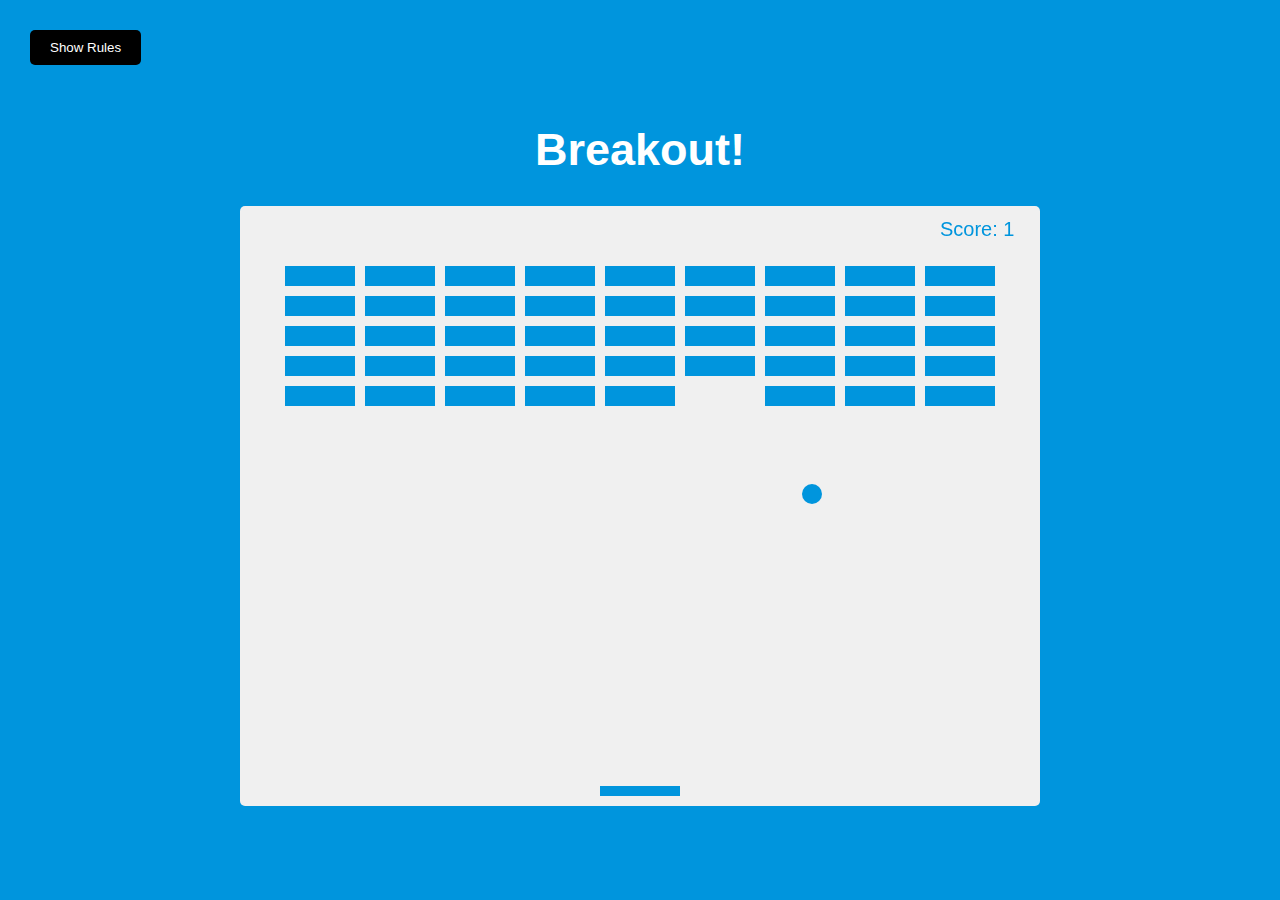
<file: Breakout Game/index.html>
<!DOCTYPE html>
<html lang="en">
<head>
    <meta charset="UTF-8">
    <meta http-equiv="X-UA-Compatible" content="IE=edge">
    <meta name="viewport" content="width=device-width, initial-scale=1.0">
    <link rel="stylesheet" href="style.css">
    <title>Breakout!</title>
</head>
<body>
    <h1>Breakout!</h1>
    <button id="rules-btn" class="btn rules-btn">Show Rules</button>
    <div id="rules" class="rules">
        <h2>How To Play:</h2>
        <p>
            Use your right and left keys to move the paddle to bounce the ball up
            and break the blocks.
        </p>
        <p>If you miss the ball,your score and the blocks will reset.</p>
        <button id="close-btn" class="btn">Close</button>
    </div>

    <canvas id="canvas" width="800" height="600"></canvas>
    
    <script src="script.js"></script>
</body>
</html>
</file>
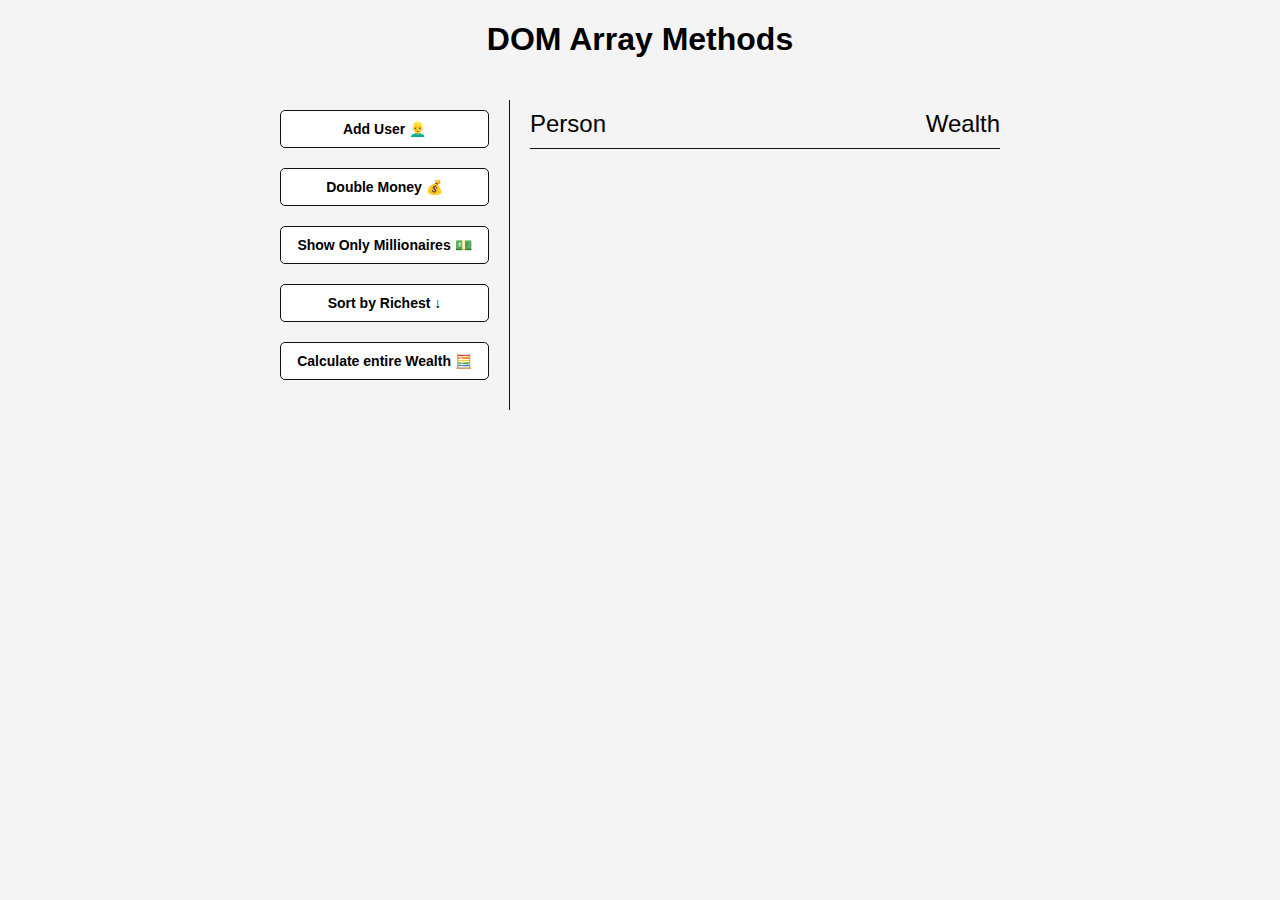
<file: DOM Array Methods/index.html>
<!DOCTYPE html>
<html lang="en">
<head>
    <meta charset="UTF-8">
    <meta name="viewport" content="width=device-width, initial-scale=1.0">
    <link rel="stylesheet" href="style.css">
    <title>DOM Array Methods</title>
</head>
<body>
    <h1>DOM Array Methods</h1>
    <div class="container">
        <aside>
            <button id="add-user">Add User 👱‍♂️</button>
            <button id="double">Double Money 💰</button>
            <button id="show-millionaires">Show Only Millionaires 💵</button>
            <button id="sort">Sort by Richest ↓</button>
            <button id="calculate-wealth">Calculate entire Wealth 🧮</button>
        </aside>

        <main id="main">
            <h2><strong>Person</strong> Wealth</h2>
        </main>

    </div>
    <script src="script.js"></script>
</body>
</html>
</file>
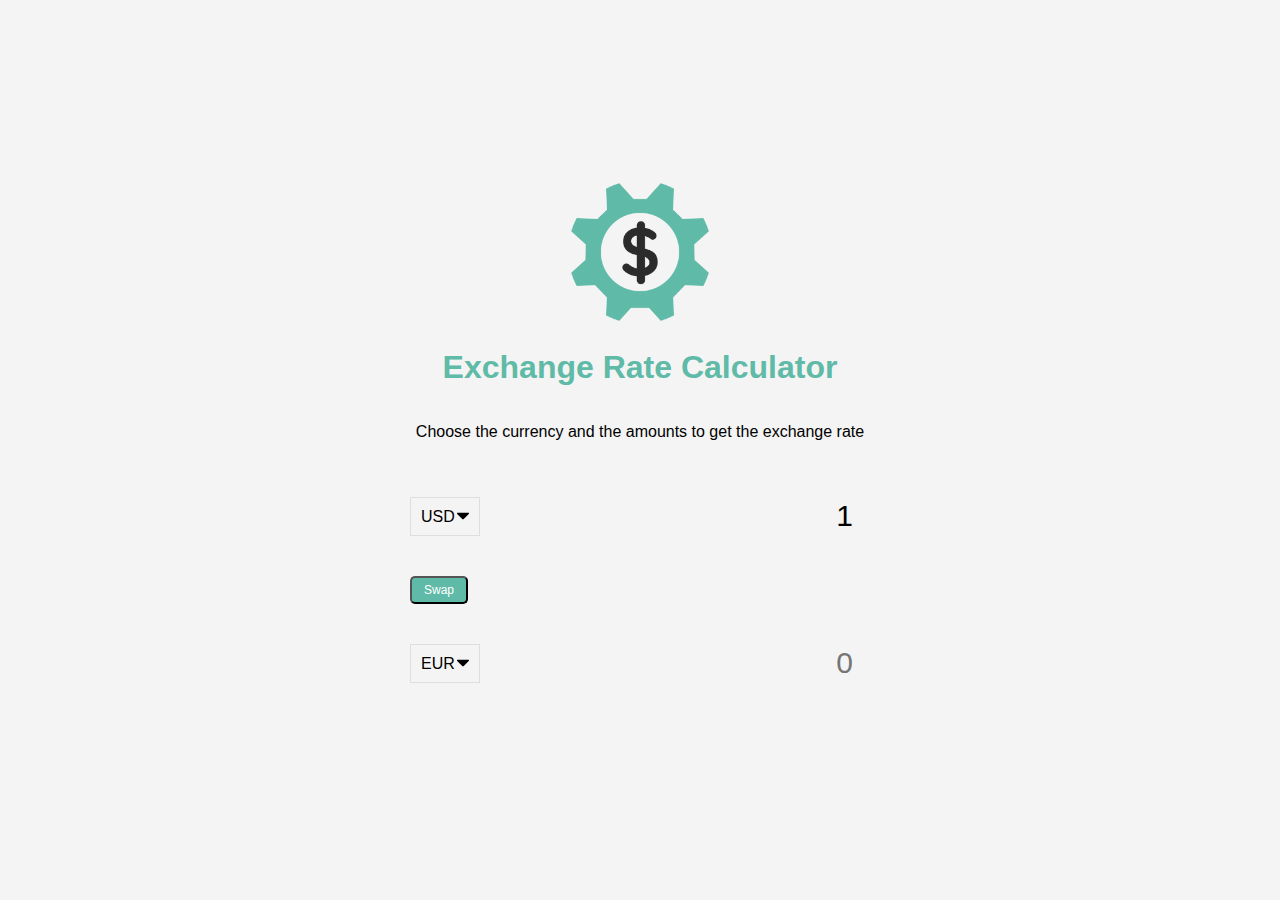
<file: Exchange-Rate-Calculator/index.html>
<!DOCTYPE html>
<html lang="en">
  <head>
    <meta charset="UTF-8" />
    <meta name="viewport" content="width=device-width, initial-scale=1.0" />
    <meta http-equiv="X-UA-Compatible" content="ie=edge" />
    <title>Exchange Rate Calculator</title>
    <link rel="stylesheet" href="style.css" />
  </head>
  <body>
    <img src="img/money.png" alt="" class="money-img" />
    <h1>Exchange Rate Calculator</h1>
    <p>Choose the currency and the amounts to get the exchange rate</p>

    <div class="container">
      <div class="currency">
        <select id="currency-one">
          <option value="AED">AED</option>
          <option value="ARS">ARS</option>
          <option value="AUD">AUD</option>
          <option value="BGN">BGN</option>
          <option value="BRL">BRL</option>
          <option value="BSD">BSD</option>
          <option value="CAD">CAD</option>
          <option value="CHF">CHF</option>
          <option value="CLP">CLP</option>
          <option value="CNY">CNY</option>
          <option value="COP">COP</option>
          <option value="CZK">CZK</option>
          <option value="DKK">DKK</option>
          <option value="DOP">DOP</option>
          <option value="EGP">EGP</option>
          <option value="EUR">EUR</option>
          <option value="FJD">FJD</option>
          <option value="GBP">GBP</option>
          <option value="GTQ">GTQ</option>
          <option value="HKD">HKD</option>
          <option value="HRK">HRK</option>
          <option value="HUF">HUF</option>
          <option value="IDR">IDR</option>
          <option value="ILS">ILS</option>
          <option value="INR">INR</option>
          <option value="ISK">ISK</option>
          <option value="JPY">JPY</option>
          <option value="KRW">KRW</option>
          <option value="KZT">KZT</option>
          <option value="MXN">MXN</option>
          <option value="MYR">MYR</option>
          <option value="NOK">NOK</option>
          <option value="NZD">NZD</option>
          <option value="PAB">PAB</option>
          <option value="PEN">PEN</option>
          <option value="PHP">PHP</option>
          <option value="PKR">PKR</option>
          <option value="PLN">PLN</option>
          <option value="PYG">PYG</option>
          <option value="RON">RON</option>
          <option value="RUB">RUB</option>
          <option value="SAR">SAR</option>
          <option value="SEK">SEK</option>
          <option value="SGD">SGD</option>
          <option value="THB">THB</option>
          <option value="TRY">TRY</option>
          <option value="TWD">TWD</option>
          <option value="UAH">UAH</option>
          <option value="USD" selected>USD</option>
          <option value="UYU">UYU</option>
          <option value="VND">VND</option>
          <option value="ZAR">ZAR</option>
        </select>
        <input type="number" id="amount-one" placeholder="0" value="1" />
      </div>

      <div class="swap-rate-container">
        <button class="btn" id="swap">
          Swap
        </button>
        <div class="rate" id="rate"></div>
      </div>

      <div class="currency">
        <select id="currency-two">
          <option value="AED">AED</option>
          <option value="ARS">ARS</option>
          <option value="AUD">AUD</option>
          <option value="BGN">BGN</option>
          <option value="BRL">BRL</option>
          <option value="BSD">BSD</option>
          <option value="CAD">CAD</option>
          <option value="CHF">CHF</option>
          <option value="CLP">CLP</option>
          <option value="CNY">CNY</option>
          <option value="COP">COP</option>
          <option value="CZK">CZK</option>
          <option value="DKK">DKK</option>
          <option value="DOP">DOP</option>
          <option value="EGP">EGP</option>
          <option value="EUR" selected>EUR</option>
          <option value="FJD">FJD</option>
          <option value="GBP">GBP</option>
          <option value="GTQ">GTQ</option>
          <option value="HKD">HKD</option>
          <option value="HRK">HRK</option>
          <option value="HUF">HUF</option>
          <option value="IDR">IDR</option>
          <option value="ILS">ILS</option>
          <option value="INR">INR</option>
          <option value="ISK">ISK</option>
          <option value="JPY">JPY</option>
          <option value="KRW">KRW</option>
          <option value="KZT">KZT</option>
          <option value="MXN">MXN</option>
          <option value="MYR">MYR</option>
          <option value="NOK">NOK</option>
          <option value="NZD">NZD</option>
          <option value="PAB">PAB</option>
          <option value="PEN">PEN</option>
          <option value="PHP">PHP</option>
          <option value="PKR">PKR</option>
          <option value="PLN">PLN</option>
          <option value="PYG">PYG</option>
          <option value="RON">RON</option>
          <option value="RUB">RUB</option>
          <option value="SAR">SAR</option>
          <option value="SEK">SEK</option>
          <option value="SGD">SGD</option>
          <option value="THB">THB</option>
          <option value="TRY">TRY</option>
          <option value="TWD">TWD</option>
          <option value="UAH">UAH</option>
          <option value="USD">USD</option>
          <option value="UYU">UYU</option>
          <option value="VND">VND</option>
          <option value="ZAR">ZAR</option>
        </select>
        <input type="number" id="amount-two" placeholder="0" />
      </div>
    </div>

    <script src="script.js"></script>
  </body>
</html>
</file>
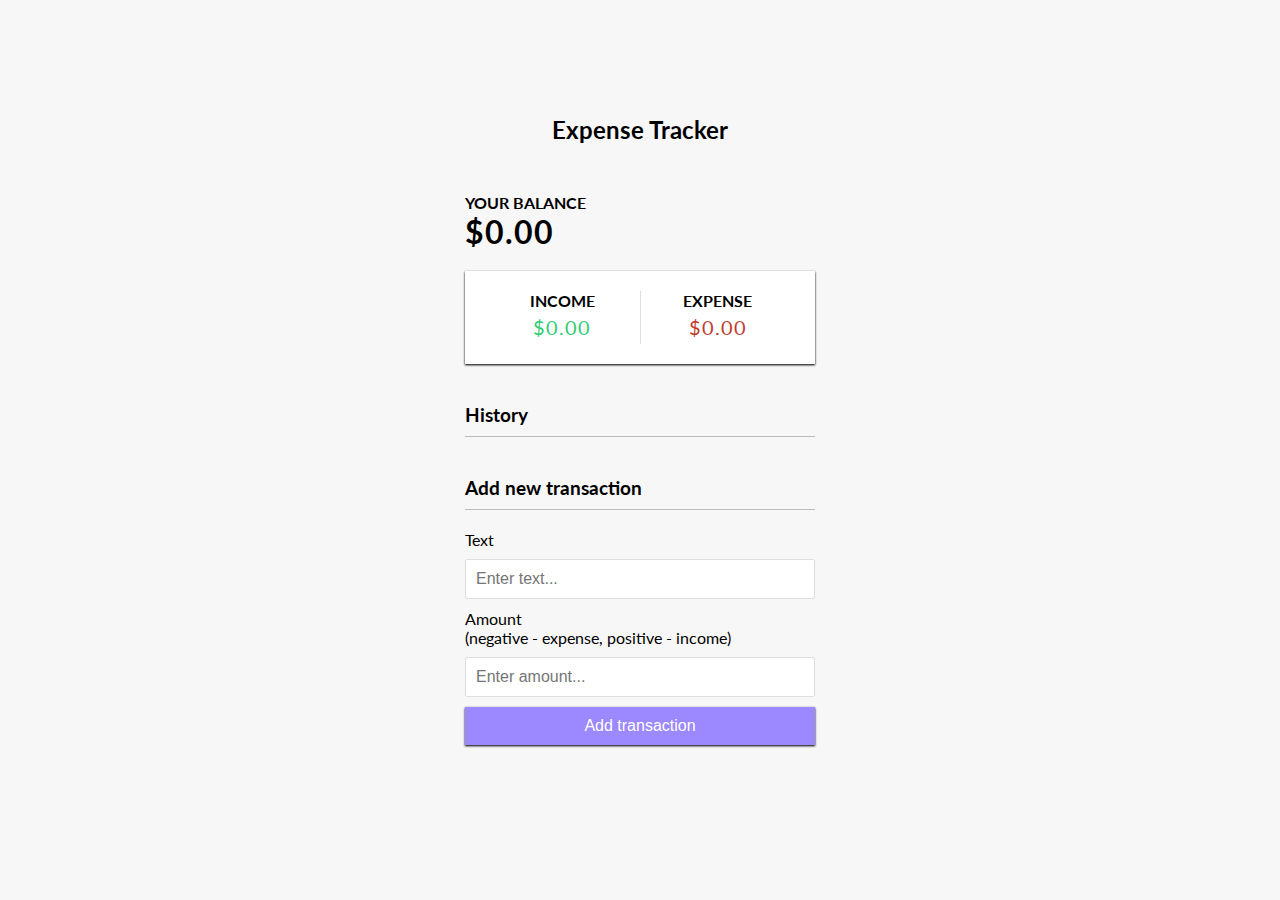
<file: Expense Tracker/index.html>
<!DOCTYPE html>
<html lang="en">
<head>
    <meta charset="UTF-8">
    <meta http-equiv="X-UA-Compatible" content="IE=edge">
    <meta name="viewport" content="width=device-width, initial-scale=1.0">
    <link rel="stylesheet" href="style.css">
    <title>Expense Tracker</title>
</head>
<body>
    <h2>Expense Tracker</h2>

    <div class="container">
        <h4>Your Balance</h4>
        <h1 id="balance">$0.00</h1>
        <div class="inc-exp-container">
            <div>
                <h4>Income</h4>
                <p id="money-plus" class="money plus">+$0.00</p>
            </div>
            <div>
                <h4>Expense</h4>
                <p id="money-minus" class="money minus">-$0.00</p>
            </div>
        </div>
        <h3>History</h3>
        <ul id="list" class="list">
            <!-- <li class="minus">Cash <span>-$400</span><button class="delete-btn">x</button></li> -->
        </ul>

        <h3>Add new transaction</h3>
        <form id="form">
            <div class="form-control">
                <label for="text">Text</label>
                <input type="text" id="text" placeholder="Enter text...">

            </div>
            <div class="form-control">
                <label for="amount"
                >Amount <br />
                (negative - expense, positive - income)</label>

                <input type="number" id="amount" placeholder="Enter amount...">
            </div>
            <button class="btn">Add transaction</button>
        </form>

    </div>
    


    <script src="script.js"></script>
</body>
</html>
</file>
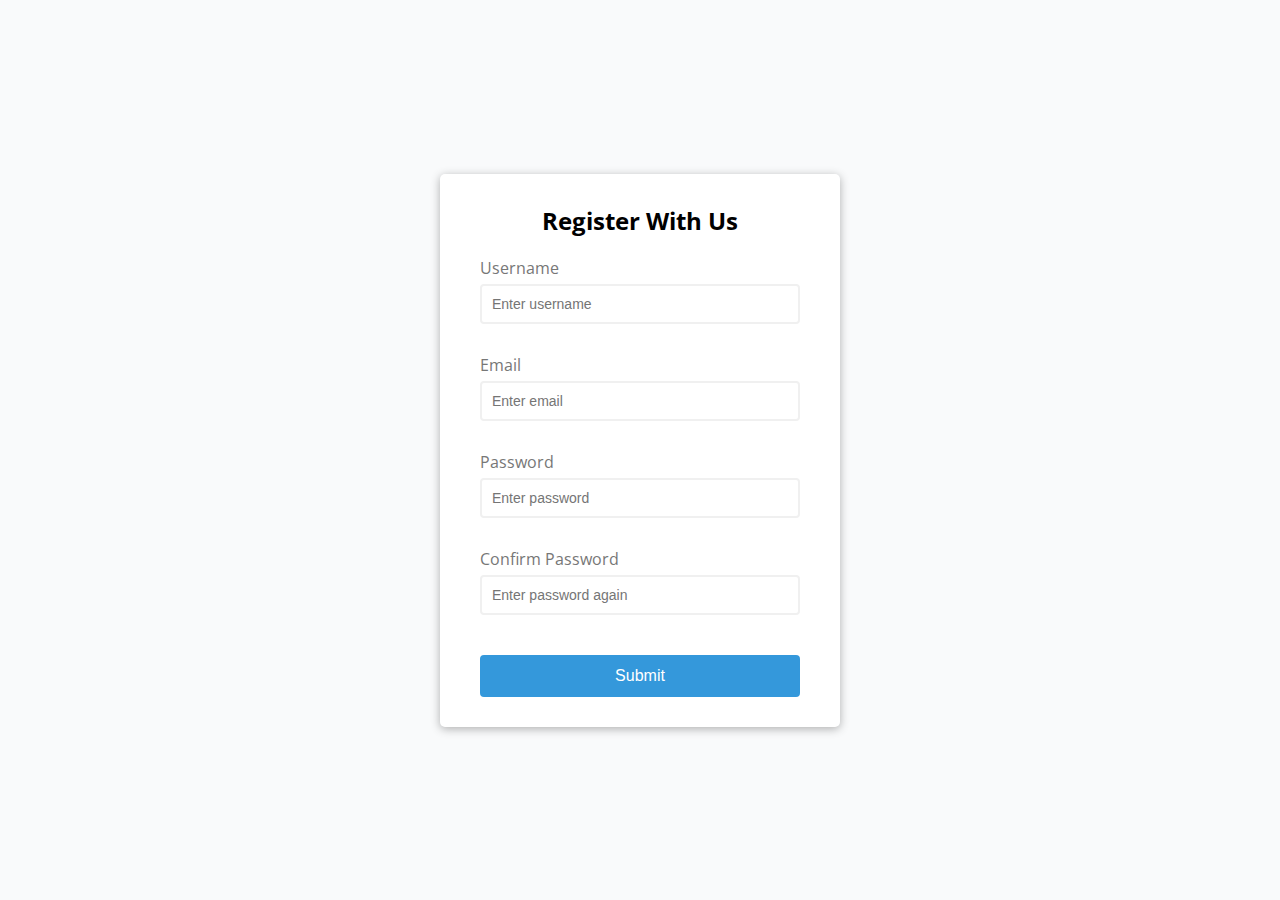
<file: FORM-VALIDATOR/index.html>
<!DOCTYPE html>
<html lang="en">
  <head>
    <meta charset="UTF-8" />
    <meta name="viewport" content="width=device-width, initial-scale=1.0" />
    <meta http-equiv="X-UA-Compatible" content="ie=edge" />
    <link rel="stylesheet" href="style.css" />
    <title>Form Validator</title>
  </head>
  <body>
    <div class="container">
      <form id="form" class="form">
        <h2>Register With Us</h2>
        <div class="form-control">
          <label for="username">Username</label>
          <input type="text" id="username" placeholder="Enter username" />
          <small>Error message</small>
        </div>
        <div class="form-control">
          <label for="email">Email</label>
          <input type="text" id="email" placeholder="Enter email" />
          <small>Error message</small>
        </div>
        <div class="form-control">
          <label for="password">Password</label>
          <input type="password" id="password" placeholder="Enter password" />
          <small>Error message</small>
        </div>
        <div class="form-control">
          <label for="password2">Confirm Password</label>
          <input
            type="password"
            id="password2"
            placeholder="Enter password again"
          />
          <small>Error message</small>
        </div>
        <button type="submit">Submit</button>
      </form>
    </div>

    <script src="script.js"></script>
  </body>
</html>
</file>
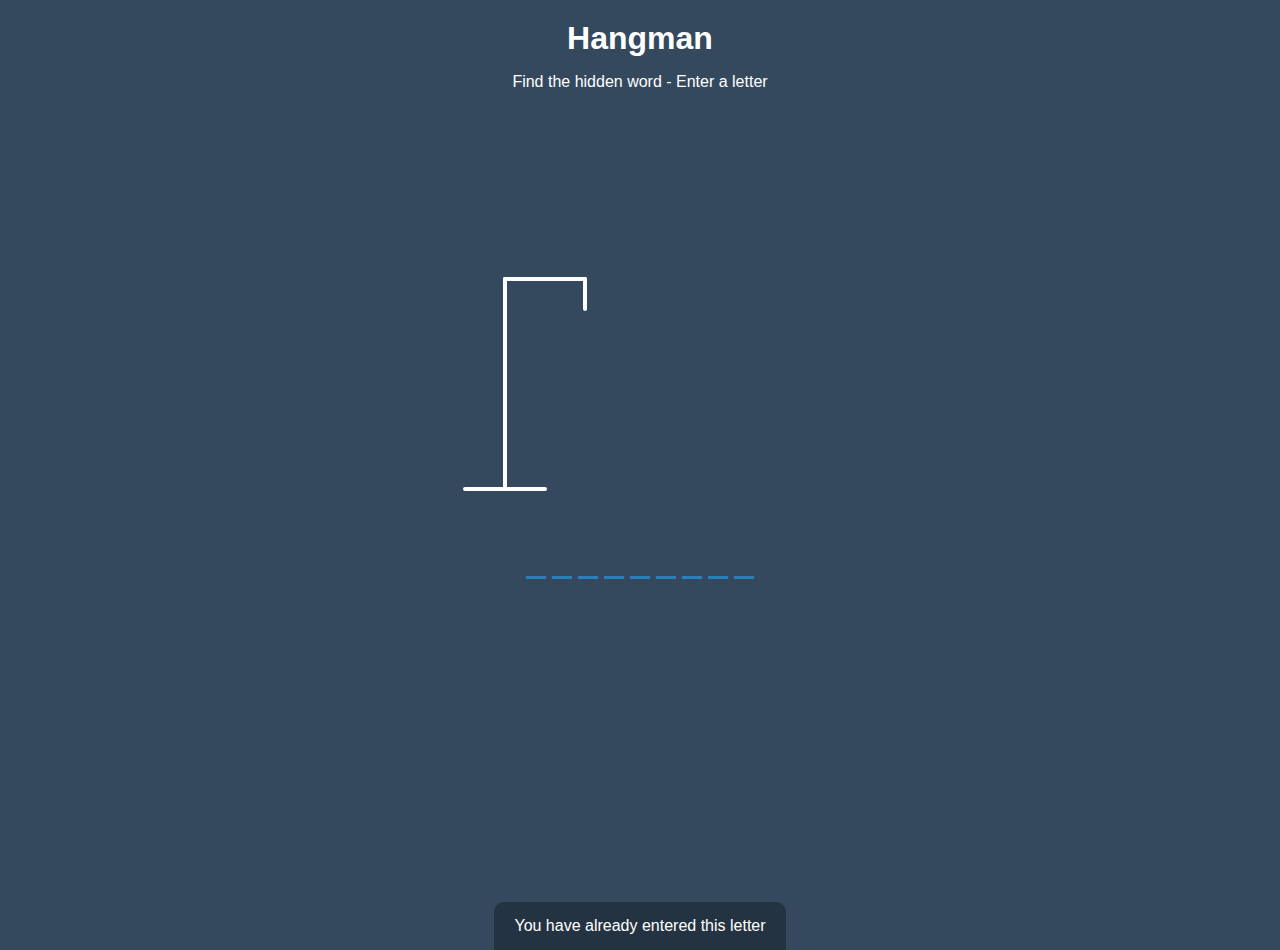
<file: Hangman Game/index.html>
<!DOCTYPE html>
<html lang="en">
  <head>
    <meta charset="UTF-8" />
    <meta name="viewport" content="width=device-width, initial-scale=1.0" />
    <meta http-equiv="X-UA-Compatible" content="ie=edge" />
    <link rel="stylesheet" href="style.css" />
    <title>Hangman</title>
  </head>
  <body>
    <h1>Hangman</h1>
    <p>Find the hidden word - Enter a letter</p>
    <div class="game-container">
      <svg height="250" width="200" class="figure-container">
        <!-- Rod -->
        <line x1="60" y1="20" x2="140" y2="20" />
        <line x1="140" y1="20" x2="140" y2="50" />
        <line x1="60" y1="20" x2="60" y2="230" />
        <line x1="20" y1="230" x2="100" y2="230" />

        <!-- Head -->
        <circle cx="140" cy="70" r="20" class="figure-part" />
        <!-- Body -->
        <line x1="140" y1="90" x2="140" y2="150" class="figure-part" />
        <!-- Arms -->
        <line x1="140" y1="120" x2="120" y2="100" class="figure-part" />
        <line x1="140" y1="120" x2="160" y2="100" class="figure-part" />
        <!-- Legs -->
        <line x1="140" y1="150" x2="120" y2="180" class="figure-part" />
        <line x1="140" y1="150" x2="160" y2="180" class="figure-part" />
      </svg>

      <div class="wrong-letters-container">
        <div id="wrong-letters"></div>
      </div>

      <div class="word" id="word"></div>
    </div>

    <!-- Container for final message -->
    <div class="popup-container" id="popup-container">
      <div class="popup">
        <h2 id="final-message"></h2>
        <h3 id="final-message-reveal-word"></h3>
        <button id="play-button">Play Again</button>
      </div>
    </div>

    <!-- Notification -->
    <div class="notification-container" id="notification-container">
      <p>You have already entered this letter</p>
    </div>

    <script src="script.js"></script>
  </body>
</html>
</file>
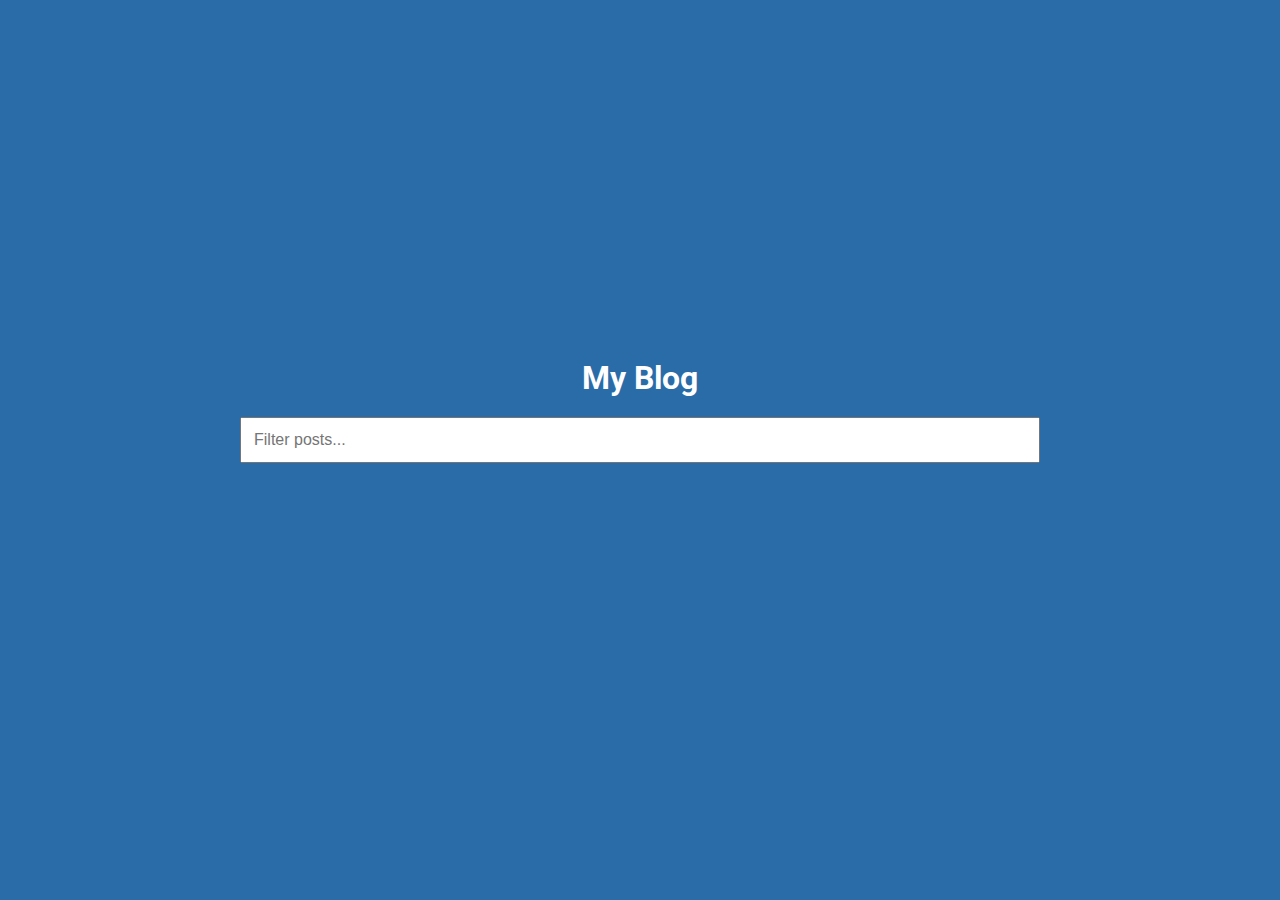
<file: Infinite Scroll Posts/index.html>
<!DOCTYPE html>
<html lang="en">
<head>
    <meta charset="UTF-8">
    <meta http-equiv="X-UA-Compatible" content="IE=edge">
    <meta name="viewport" content="width=device-width, initial-scale=1.0">
    <link rel="stylesheet" href="style.css">
    <title>My Blog</title>
</head>
<body>
    <h1>My Blog</h1>

    <div class="filter-container">
        <input type="text" id="filter" class="filter" placeholder="Filter posts...">
    </div>


    <div id="posts-container"></div>

    <div class= "loader">
        <div class="circle"></div>
        <div class="circle"></div>
        <div class="circle"></div>
    </div>


    <script src="script.js"></script>
</body>
</html>
</file>
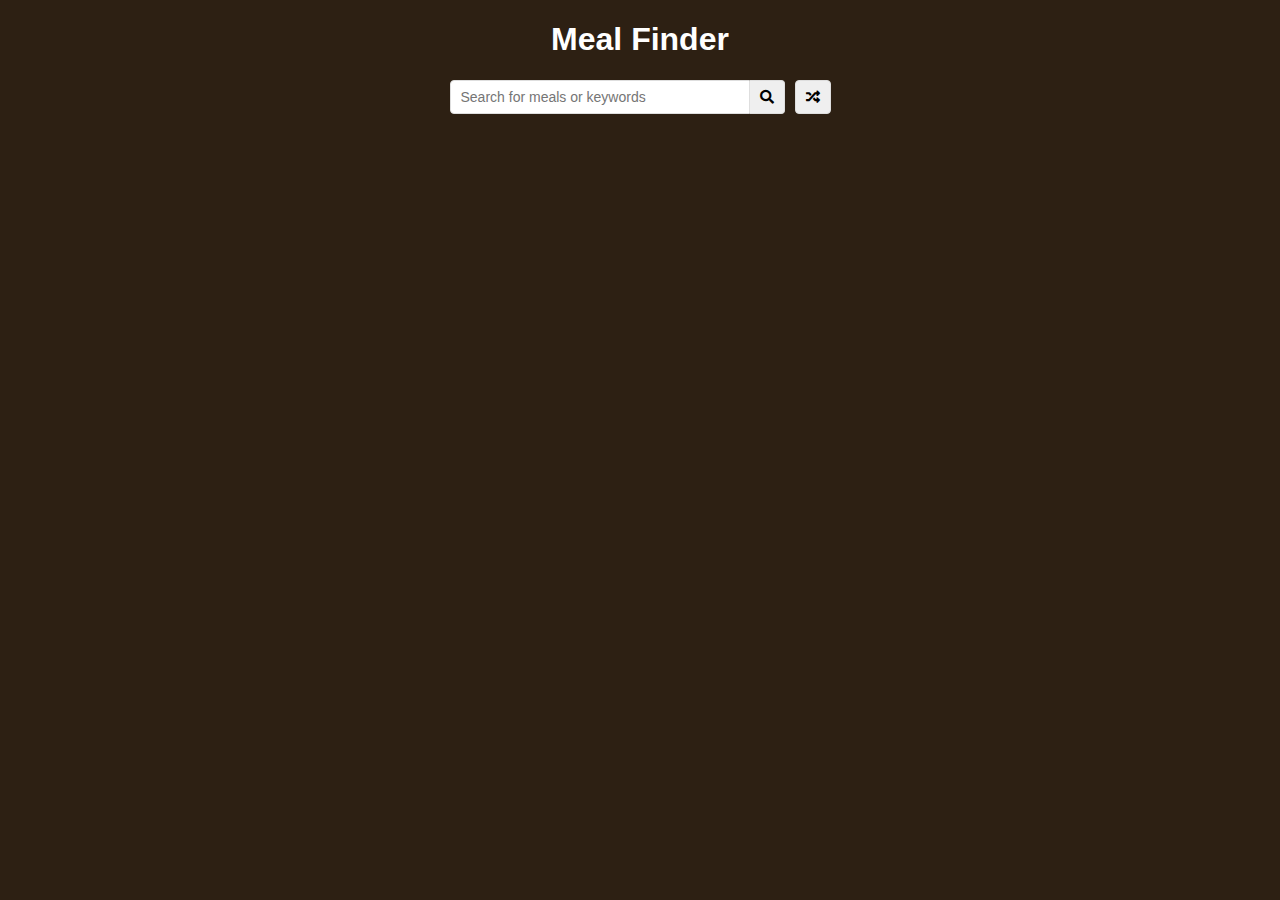
<file: Meal Finder/index.html>
<!DOCTYPE html>
<html lang="en">
  <head>
    <meta charset="UTF-8" />
    <meta name="viewport" content="width=device-width, initial-scale=1.0" />
    <meta http-equiv="X-UA-Compatible" content="ie=edge" />
    <link
      rel="stylesheet"
      href="https://cdnjs.cloudflare.com/ajax/libs/font-awesome/5.10.2/css/all.min.css"
    />
    <link rel="stylesheet" href="style.css" />
    <title>Meal Finder</title>
  </head>
  <body>
    <div class="container">
      <h1>Meal Finder</h1>
      <div class="flex">
        <form class="flex" id="submit">
          <input
            type="text"
            id="search"
            placeholder="Search for meals or keywords"
          />
          <button class="search-btn" type="submit">
            <i class="fas fa-search"></i>
          </button>
        </form>
        <button class="random-btn" id="random">
          <i class="fas fa-random"></i>
        </button>
      </div>

      <div id="result-heading"></div>
      <div id="meals" class="meals"></div>
      <div id="single-meal"></div>
    </div>

    <script src="script.js"></script>
  </body>
</html>
</file>
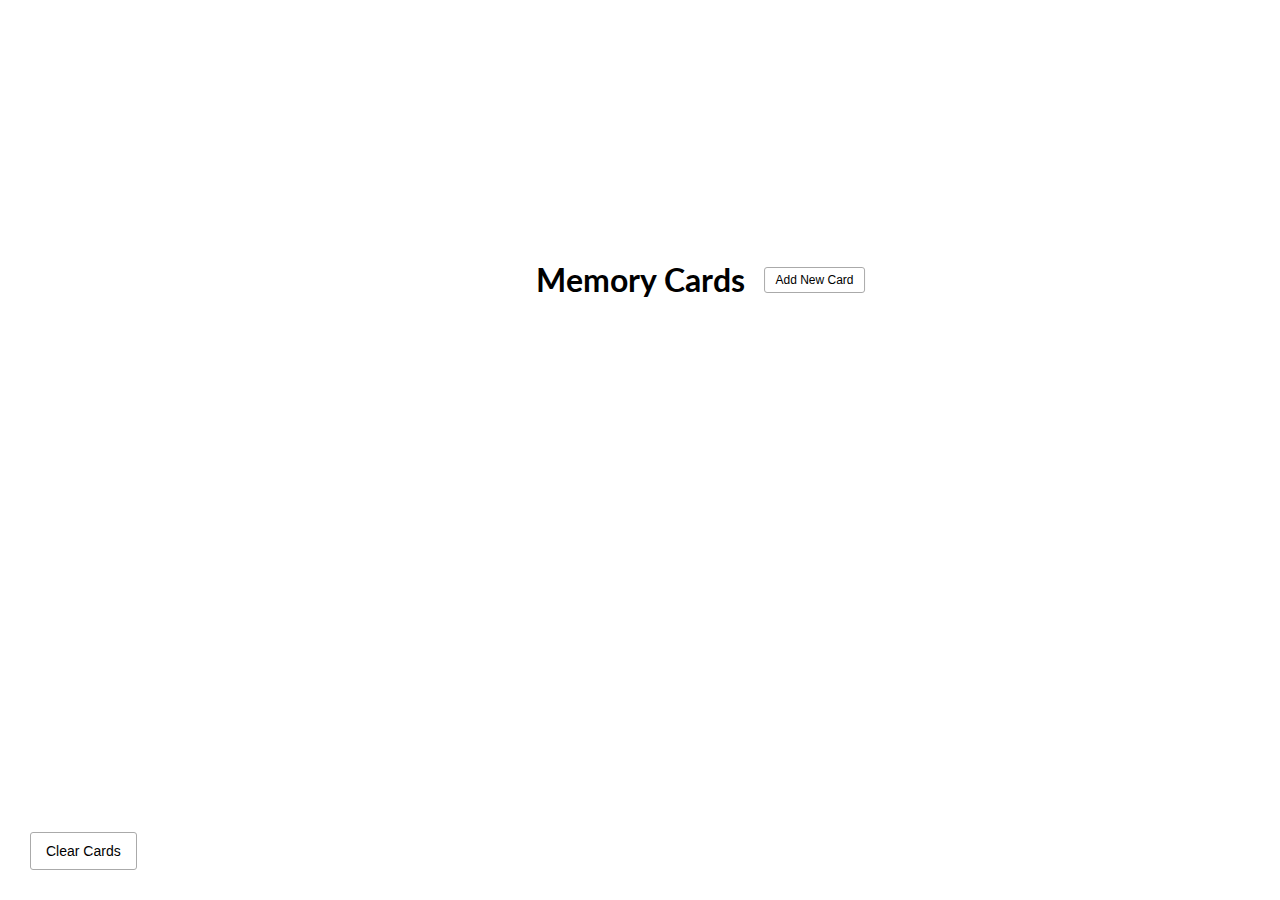
<file: Memory Cards/index.html>
<!DOCTYPE html>
<html lang="en">
<head>
    <meta charset="UTF-8">
    <meta http-equiv="X-UA-Compatible" content="IE=edge">
    <meta name="viewport" content="width=device-width, initial-scale=1.0">
    <link rel="stylesheet" href="https://cdnjs.cloudflare.com/ajax/libs/font-awesome/5.15.3/css/all.min.css" integrity="sha512-iBBXm8fW90+nuLcSKlbmrPcLa0OT92xO1BIsZ+ywDWZCvqsWgccV3gFoRBv0z+8dLJgyAHIhR35VZc2oM/gI1w==" crossorigin="anonymous" referrerpolicy="no-referrer" />
    <link rel="stylesheet" href="style.css">
    <title>Memory Cards</title>
</head>
<body>
    <button id="clear" class="clear btn">

        <i class="fas fa-trash"></i> Clear Cards
    </button>

    <h1>Memory Cards
        <button id="show" class="btn btn-small">
            <i class="fas fa-plus"></i> Add New Card
        </button>
    </h1>

    <div id="cards-container" class="cards">
        <!-- <div class="card active">
            <div class="inner-card">
               <div class="inner-card-front" >
                   <p>
                       What is PHP ?
                   </p>
               </div>
               <div class="inner-card-back">
                    <p>
                        A programming language
                    </p>
               </div>
            </div>
        </div>

        <div class="card">
            <div class="inner-card">
               <div class="inner-card-front" >
                   <p>
                       What is PHP ?
                   </p>
               </div>
               <div class="inner-card-back">
                    <p>
                        A programming language
                    </p>
               </div>
            </div>
        </div> -->
    </div>

    <div class="navigation">
        <button id="prev" class="nav-button">
            <i class="fas fa-arrow-left"></i>
        </button>

        <p id="current"></p>

        <button id="next" class="nav-button">
            <i class="fas fa-arrow-right"></i>
        </button>


    </div>

    <div id="add-container" class="add-container">
        <h1>Add New Card
            <button id="hide" class="btn btn-small btn-ghost">
                <i class="fas fa-times"></i>
            </button>
        </h1>

        <div class="form-group">
            <label for="question">Question</label>
            <textarea id="question" placeholder="Enter question..."></textarea>
        </div>
        <div class="form-group">
            <label for="answer">Answer</label>
            <textarea id="answer" placeholder="Enter Answer..."></textarea>
        </div>

        <button id="add-card" class="btn">
            <i class="fas fa-plus"></i>Add Card
        </button>
    </div>

    <script src="script.js"></script>
</body>
</html>
</file>
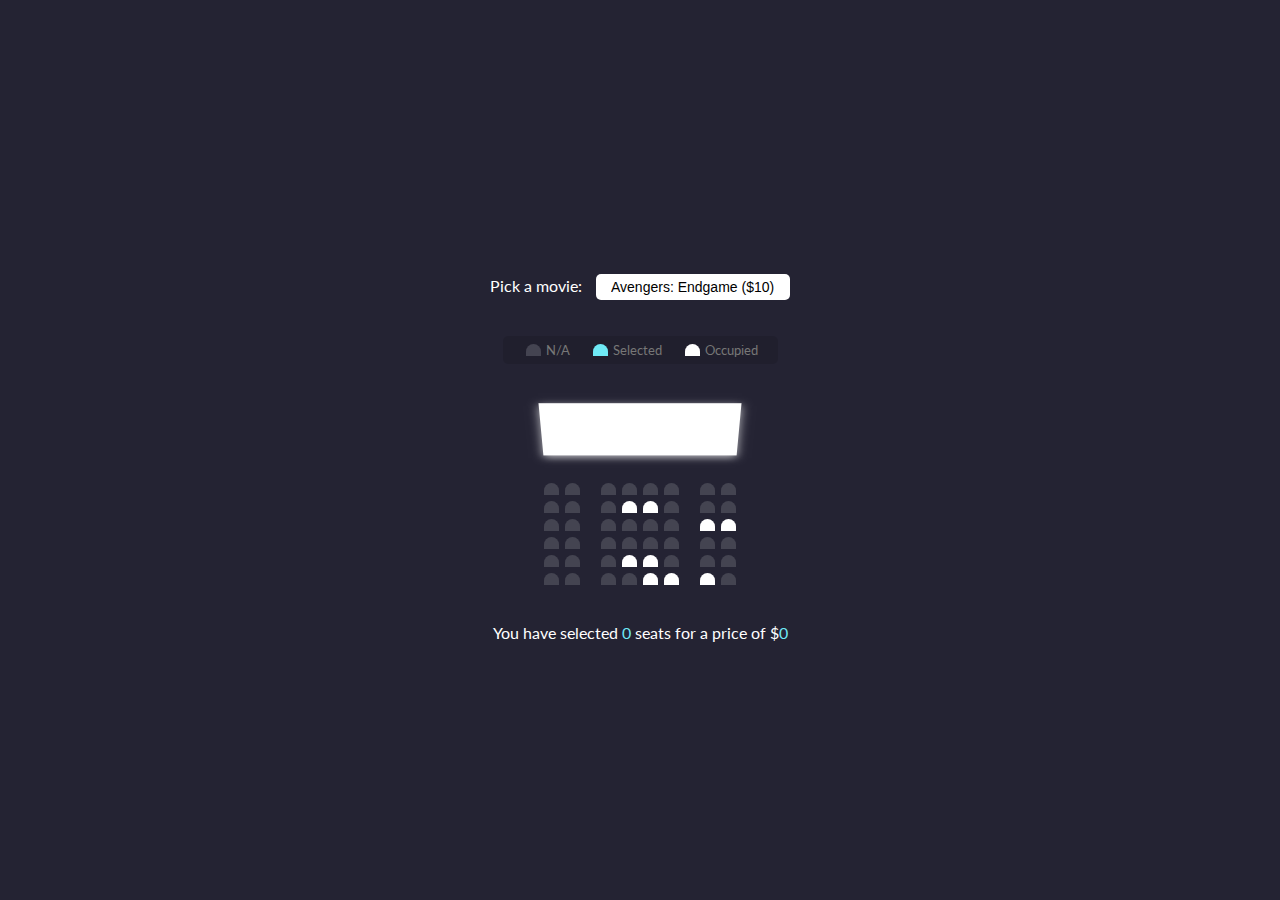
<file: MOVIE-SEAT-BOOKING/index.html>
<!DOCTYPE html>
<html lang="en">
  <head>
    <meta charset="UTF-8" />
    <meta name="viewport" content="width=device-width, initial-scale=1.0" />
    <meta http-equiv="X-UA-Compatible" content="ie=edge" />
    <link rel="stylesheet" href="style.css" />
    <title>Movie Seat Booking</title>
  </head>
  <body>
    <div class="movie-container">
      <label>Pick a movie:</label>
      <select id="movie">
        <option value="10">Avengers: Endgame ($10)</option>
        <option value="12">Joker ($12)</option>
        <option value="8">Toy Story 4 ($8)</option>
        <option value="9">The Lion King ($9)</option>
      </select>
    </div>

    <ul class="showcase">
      <li>
        <div class="seat"></div>
        <small>N/A</small>
      </li>
      <li>
        <div class="seat selected"></div>
        <small>Selected</small>
      </li>
      <li>
        <div class="seat occupied"></div>
        <small>Occupied</small>
      </li>
    </ul>

    <div class="container">
      <div class="screen"></div>

      <div class="row">
        <div class="seat"></div>
        <div class="seat"></div>
        <div class="seat"></div>
        <div class="seat"></div>
        <div class="seat"></div>
        <div class="seat"></div>
        <div class="seat"></div>
        <div class="seat"></div>
      </div>
      <div class="row">
        <div class="seat"></div>
        <div class="seat"></div>
        <div class="seat"></div>
        <div class="seat occupied"></div>
        <div class="seat occupied"></div>
        <div class="seat"></div>
        <div class="seat"></div>
        <div class="seat"></div>
      </div>
      <div class="row">
        <div class="seat"></div>
        <div class="seat"></div>
        <div class="seat"></div>
        <div class="seat"></div>
        <div class="seat"></div>
        <div class="seat"></div>
        <div class="seat occupied"></div>
        <div class="seat occupied"></div>
      </div>
      <div class="row">
        <div class="seat"></div>
        <div class="seat"></div>
        <div class="seat"></div>
        <div class="seat"></div>
        <div class="seat"></div>
        <div class="seat"></div>
        <div class="seat"></div>
        <div class="seat"></div>
      </div>
      <div class="row">
        <div class="seat"></div>
        <div class="seat"></div>
        <div class="seat"></div>
        <div class="seat occupied"></div>
        <div class="seat occupied"></div>
        <div class="seat"></div>
        <div class="seat"></div>
        <div class="seat"></div>
      </div>
      <div class="row">
        <div class="seat"></div>
        <div class="seat"></div>
        <div class="seat"></div>
        <div class="seat"></div>
        <div class="seat occupied"></div>
        <div class="seat occupied"></div>
        <div class="seat occupied"></div>
        <div class="seat"></div>
      </div>
    </div>

    <p class="text">
      You have selected <span id="count">0</span> seats for a price of $<span
        id="total"
        >0</span
      >
    </p>

    <script src="script.js"></script>
  </body>
</html>
</file>
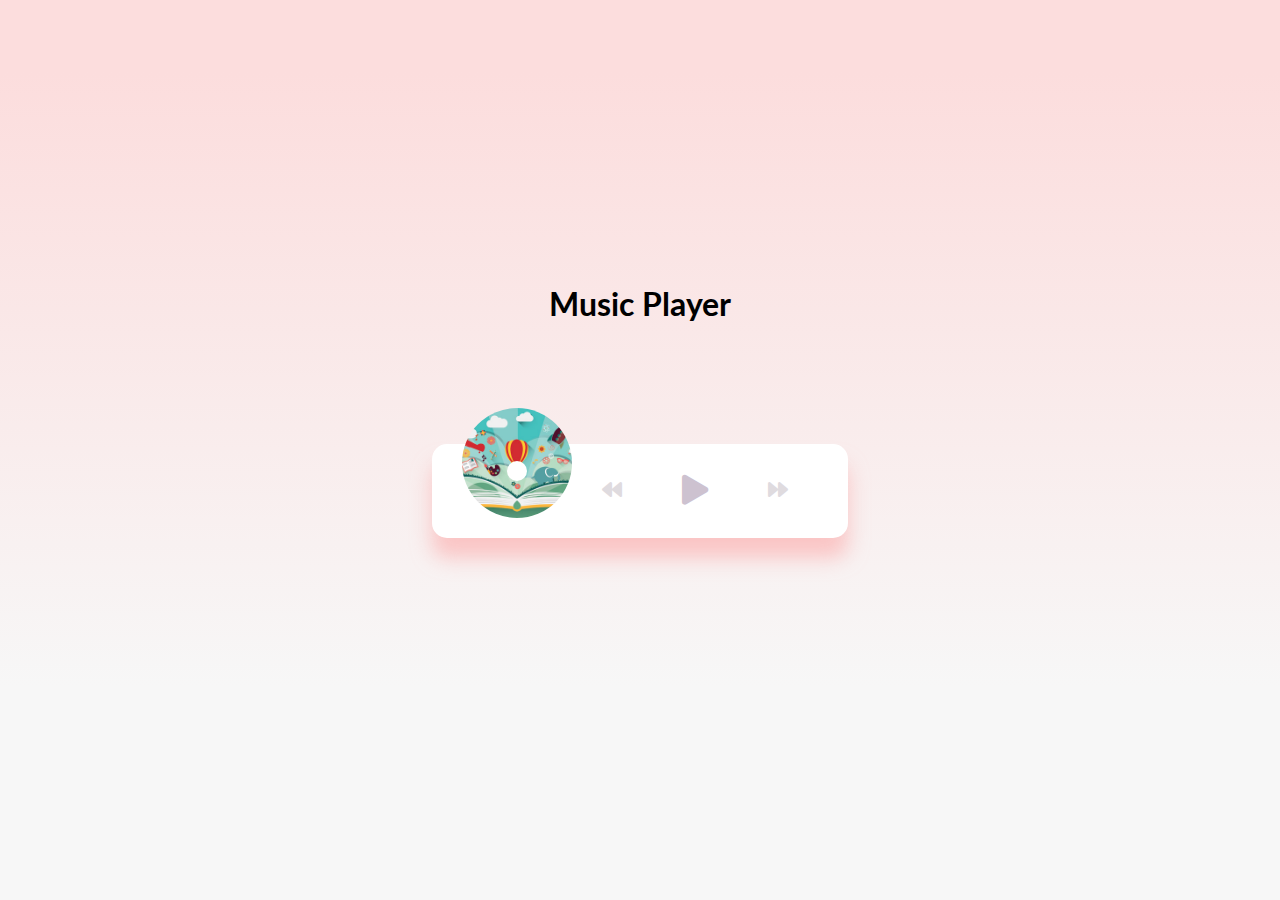
<file: MUSIC-PLAYER/index.html>
<!DOCTYPE html>
<html lang="en">
  <head>
    <meta charset="UTF-8" />
    <meta name="viewport" content="width=device-width, initial-scale=1.0" />
    <meta http-equiv="X-UA-Compatible" content="ie=edge" />
    <link
      rel="stylesheet"
      href="https://cdnjs.cloudflare.com/ajax/libs/font-awesome/5.10.2/css/all.min.css"
    />
    <link rel="stylesheet" href="style.css" />
    <title>Music Player</title>
  </head>
  <body>
    <h1>Music Player</h1>

    <div class="music-container" id="music-container">
      <div class="music-info">
        <h4 id="title"></h4>
        <div class="progress-container" id="progress-container">
          <div class="progress" id="progress"></div>
        </div>
      </div>

      <audio src="music/ukulele.mp3" id="audio"></audio>

      <div class="img-container">
        <img src="images/ukulele.jpeg" alt="music-cover" id="cover" />
      </div>
      <div class="navigation">
        <button id="prev" class="action-btn">
          <i class="fas fa-backward"></i>
        </button>
        <button id="play" class="action-btn action-btn-big">
          <i class="fas fa-play"></i>
        </button>
        <button id="next" class="action-btn">
          <i class="fas fa-forward"></i>
        </button>
      </div>
    </div>

    <script src="script.js"></script>
  </body>
</html>
</file>
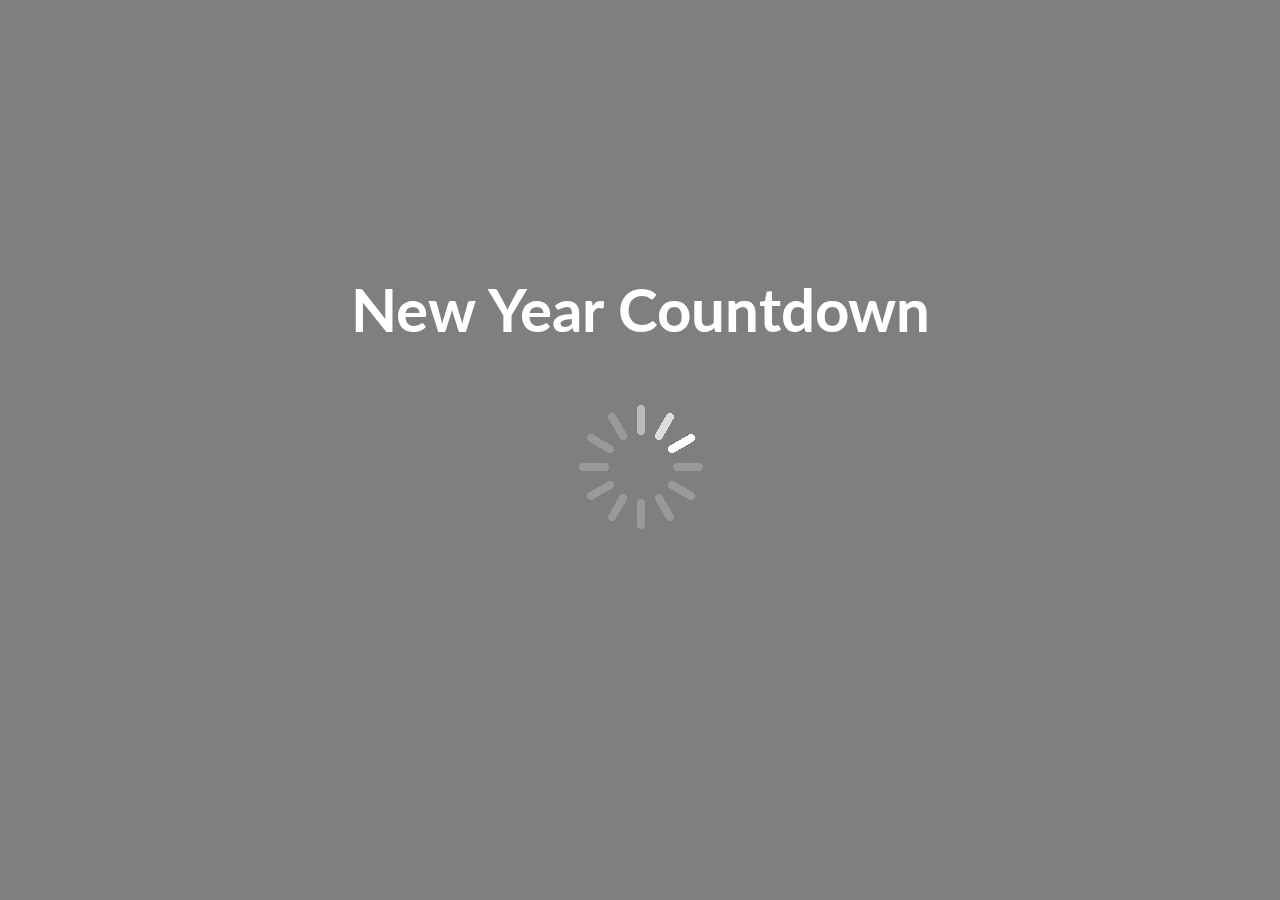
<file: New Year Countdown/index.html>
<!DOCTYPE html>
<html lang="en">
<head>
    <meta charset="UTF-8">
    <meta http-equiv="X-UA-Compatible" content="IE=edge">
    <meta name="viewport" content="width=device-width, initial-scale=1.0">
    <link rel="stylesheet" href="style.css">
    <title>New Year Countdown</title>
</head>
<body>
    <div id="year" class="year"></div>

    <h1>New Year Countdown</h1>

    <div id="countdown" class="countdown">
        <div class="time">
            <h2 id="days">00</h2>
            <small>days</small>
        </div>
        <div class="time">
            <h2 id="hours">00</h2>
            <small>hours</small>
        </div>
        <div class="time">
            <h2 id="minutes">00</h2>
            <small>minutes</small>
        </div>
        <div class="time">
            <h2 id="seconds">00</h2>
            <small>seconds</small>
        </div>
    </div>

    <img src="./img/spinner.gif" alt="Loading..." id="loading" class="loading">

    <script src="script.js"></script>
</body>
</html>
</file>
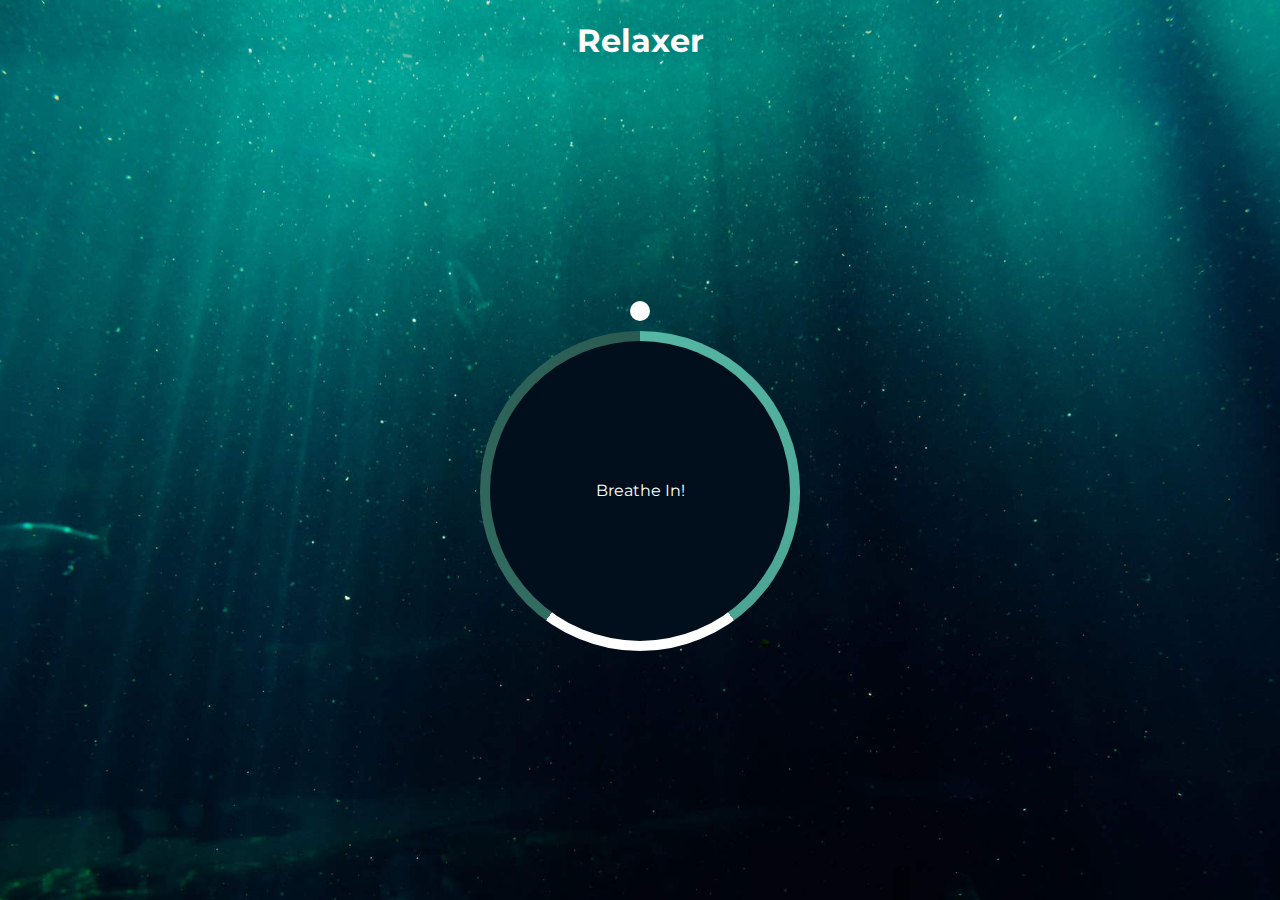
<file: Relaxer App/index.html>
<!DOCTYPE html>
<html lang="en">
<head>
    <meta charset="UTF-8">
    <meta http-equiv="X-UA-Compatible" content="IE=edge">
    <meta name="viewport" content="width=device-width, initial-scale=1.0">
    <link rel="stylesheet" href="style.css">
    <title>Relaxer</title>
</head>
<body>
    <h1>Relaxer</h1>

    <div class="container" id="container">
        <div class="circle"></div>

        <p id="text"></p>

        <div class="pointer-container">
            <span class="pointer"></span>
        </div>

        <div class="gradient-circle"></div>
    </div>
    
    <script src="script.js"></script>
</body>
</html>
</file>
<file: Breakout Game/style.css>
* {
    box-sizing: border-box;
}

body {
    background-color: #0095dd;
    display: flex;
    flex-direction: column;
    align-items: center;
    justify-content: center;
    font-family: Arial, Helvetica, sans-serif;
    min-height: 100vh;
    margin: 0;
}

h1 {
    font-size: 45px;
    color: #fff;
}

canvas {
    background: #f0f0f0;
    display: block;
    border-radius: 5px;
}

.btn {
    cursor: pointer;
    border: 0;
    padding: 10px 20px;
    background: #000;
    color: #fff;
    border-radius: 5px;
}

.btn:focus {
    outline: 0;
}

.btn:hover {
    background: #222;
}

.btn:active {
    transform: scale(0.98);
}

.rules-btn {
    position: absolute;
    top: 30px;
    left: 30px;
}

.rules {
    position: absolute;
    top: 0;
    left: 0;
    background: #333;
    color: #fff;
    min-height: 100vh;
    width: 400px;
    padding: 20px;
    line-height: 1.5;
    transform: translateX(-400px);
    transition: transform 1s ease-in-out;
}

.rules.show {
    transform: translateX(0);
}
</file>
<file: DOM Array Methods/style.css>
* {
    box-sizing: border-box;
}

body {
    background: #f4f4f4;
    font-family: Arial, Helvetica, sans-serif;
    display: flex;
    flex-direction: column;
    align-items: center;
    min-height: 100vh;
    margin: 0;
}

.container {
    display: flex;
    padding: 20px;
    margin: 0 auto;
    max-width: 100%;
    width: 800px;
}

aside {
    padding: 10px 20px;
    width: 250px;
    border-right: 1px solid #111;
}

button {
    cursor: pointer;
    background-color: #fff;
    border: solid 1px #111;
    border-radius: 5px;
    display: block;
    width: 100%;
    padding: 10px;
    margin-bottom: 20px;
    font-weight: bold;
    font-size: 14px;   
}

main {
    flex: 1;
    padding: 10px 20px;
}

h2 {
    border-bottom: 1px solid #111;
    padding-bottom: 10px;
    display: flex;
    justify-content: space-between;
    font-weight: 300;
    margin: 0 0 20px;
}

h3 {
    background-color: #fff;
    border-bottom: 1px solid #111;
    padding: 10px;
    display: flex;
    justify-content: space-between;
    font-weight: 300;
    margin: 20px 0 0;
}

.person {
    display: flex;
    justify-content: space-between;
    font-size: 20px;
    margin-bottom: 10px;
}
</file>
<file: Exchange-Rate-Calculator/style.css>
:root {
    --primary-color:#5fbaa7
}

* {
   box-sizing: border-box; 
}

body {
    background-color: #f4f4f4;
    font-family: Arial,Helvetica,sans-serif;
    display: flex;
    flex-direction: column;
    align-items: center;
    justify-content: center;
    height: 100vh;
    margin: 0;
    padding: 20px;
}

h1 {
  color: var(--primary-color);  
}

p {
    text-align: center;
}

.btn {
    color: #fff;
    background: var(--primary-color);
    cursor: pointer;
    border-radius: 5px;
    font-size: 12px;
    padding: 5px 12px;
}

.money-img {
    width: 150px;
}

.currency {
    padding: 40px 0;
    display: flex;
    align-items: center;
    justify-content: space-between;
}

.currency select {
    padding: 10px 20px 10px 10px;
    -moz-appearance: none;
    -webkit-appearance: none;
    appearance: none;
    border: 1px solid #dedede;
    font-size: 16px;
    background: transparent;
    background-image: url('data:image/svg+xml;charset=US-ASCII,%3Csvg%20xmlns%3D%22http%3A%2F%2Fwww.w3.org%2F2000%2Fsvg%22%20width%3D%22292.4%22%20height%3D%22292.4%22%3E%3Cpath%20fill%3D%22%20000002%22%20d%3D%22M287%2069.4a17.6%2017.6%200%200%200-13-5.4H18.4c-5%200-9.3%201.8-12.9%205.4A17.6%2017.6%200%200%200%200%2082.2c0%205%201.8%209.3%205.4%2012.9l128%20127.9c3.6%203.6%207.8%205.4%2012.8%205.4s9.2-1.8%2012.8-5.4L287%2095c3.5-3.5%205.4-7.8%205.4-12.8%200-5-1.9-9.2-5.5-12.8z%22%2F%3E%3C%2Fsvg%3E');
    background-position: right 10px top 50%, 0, 0;
    background-size: 12px auto, 100%;
    background-repeat: no-repeat;
}

.currency input {
    border: 0;
    background: transparent;
    font-size: 30px;
    text-align: right;
}

.swap-rate-container {
    display: flex;
    align-items: center;
    justify-content: space-between;
}

.rate {
    color: var(--primary-color);
    font-size: 14px;
    padding: 0 10px;
}

select:focus,
input:focus,
button:focus {
    outline: 0;

}

@media (max-width: 600px) {
    .currency input {
        width: 200px;
    }
}
</file>
<file: Expense Tracker/style.css>
@import url('https://fonts.googleapis.com/css?family=Lato&display=swap');

:root {
    --box-shadow: 0 1px 3px rgba(0,0,0,0.12), 0 1px 2px rgba(0,0,0.24);
}

* {
    box-sizing: border-box;
}

body {
    background-color: #f7f7f7;
    display: flex;
    flex-direction: column;
    align-items: center;
    justify-content: center;
    min-height: 100vh;
    margin: 0;
    font-family: 'Lato',sans-serif;
}

.container {
    margin: 30px auto;
    width: 350px;
}

h1 {
    letter-spacing: 1px;
    margin: 0;
}

h3 {
    border-bottom: 1px solid #bbb;
    padding-bottom: 10px;
    margin: 40px 0 10px;
}

h4 {
    margin: 0;
    text-transform: uppercase;
}

.inc-exp-container {
    background-color: #fff;
    box-shadow: var(--box-shadow);
    padding: 20px;
    display: flex;
    justify-content: space-between;
    margin: 20px 0;
}

.inc-exp-container > div {
    flex: 1;
    text-align: center;
}

.inc-exp-container > div:first-of-type {
    border-right: 1px solid #dedede;
}

.money {
    font-size: 20px;
    letter-spacing: 1px;
    margin: 5px 0;
}

.money.plus {
    color: #2ecc71;
}

.money.minus {
    color: #c0392b;
}

label {
    display: inline-block;
    margin: 10px 0;
}

input[type='text'],
input[type='number'] {
    border: 1px solid #dedede;
    border-radius: 2px;
    display: block;
    font-size: 16px;
    padding: 10px;
    width: 100%;
}

.btn {
    cursor: pointer;
    background-color: #9c88ff;
    box-shadow: var(--box-shadow);
    color: #fff;
    border: 0;
    display: block;
    font-size: 16px;
    margin: 10px 0 30px;
    padding: 10px;
    width: 100%;
}

.btn:focus,
.delete-btn:focus {
    outline: 0;
}

.list {
    list-style-type: none;
    padding: 0;
    margin-bottom: 40px;
}

.list li {
    background-color: #fff;
    box-shadow: var(--box-shadow);
    color: #333;
    display: flex;
    justify-content: space-between;
    position: relative;
    padding: 10px;
    margin: 10px 0;
}

.list li.plus {
    border-right: 5px solid #2ecc71;
}

.list li.minus {
    border-right: 5px solid #c0392b;
}

.delete-btn {
    cursor: pointer;
    background-color: #e74c3c;
    border: 0;
    color: #fff;
    font-size: 20px;
    line-height: 20px;
    padding: 2px 5px;
    position: absolute;
    top: 50%;
    left: 0;
    transform: translate(-100%,-50%);
    opacity: 0;
    transition: opacity 0.3s ease;
}

.list li:hover .delete-btn {
    opacity: 1;
}
</file>
<file: FORM-VALIDATOR/style.css>
@import url('https://fonts.googleapis.com/css2?family=Open+Sans:wght@300&display=swap');

:root {
    --success-color: #2ecc71;
    --error-color: #e74c3c;
}
* {
    box-sizing: border-box;
}

body {
    background-color: #f9fafb;
    font-family: 'Open Sans', sans-serif;
    display: flex;
    align-items: center;
    justify-content: center;
    min-height: 100vh;
    margin: 0;
}


.container {
    background-color: #fff;
    border-radius: 5px;
    box-shadow: 0 2px 10px rgba(0,0,0,0.3);
    width: 400px;
}

h2 {
    text-align: center;
    margin: 0 0 20px;
}

.form {
    padding: 30px 40px;
}

.form-control {
    margin-bottom: 10px;
    padding-bottom: 20px;
    position: relative;
}

.form-control label {
    color: #777;
    display: block;
    margin-bottom: 5px;
}

.form-control input {
    border: 2px solid #f0f0f0;
    border-radius: 4px;
    display: block;
    width: 100%;
    padding: 10px;
    font-size: 14px;
}

.form-control input:focus {
    outline: 0;
    border-color: #777;
}

.form-control.success input {
    border-color: var(--success-color);
}

.form-control.error input {
    border-color: var(--error-color);
}

.form-control small {
    color: var(--error-color);
    position: absolute;
    bottom: 0;
    left: 0;
    visibility: hidden;
}

.form-control.error small {
    visibility: visible;
}

.form button {
    cursor: pointer;
    background-color: #3498db;
    border: 2px solid #3498db;
    border-radius: 4px;
    color: #fff;
    display: block;
    font-size: 16px;
    padding: 10px;
    margin-top: 20px;
    width: 100%;
}
</file>
<file: Hangman Game/style.css>
* {
    box-sizing: border-box;
  }
  
  body {
    background-color: #34495e;
    color: #fff;
    font-family: Arial, Helvetica, sans-serif;
    display: flex;
    flex-direction: column;
    align-items: center;
    height: 80vh;
    margin: 0;
    overflow: hidden;
  }
  
  h1 {
    margin: 20px 0 0;
  }
  
  .game-container {
    padding: 20px 30px;
    position: relative;
    margin: auto;
    height: 350px;
    width: 450px;
  }
  
  .figure-container {
    fill: transparent;
    stroke: #fff;
    stroke-width: 4px;
    stroke-linecap: round;
  }
  
  .figure-part {
    display: none;
  }
  
  .wrong-letters-container {
    position: absolute;
    top: 20px;
    right: 20px;
    display: flex;
    flex-direction: column;
    text-align: right;
  }
  
  .wrong-letters-container p {
    margin: 0 0 5px;
  }
  
  .wrong-letters-container span {
    font-size: 24px;
  }
  
  .word {
    display: flex;
    position: absolute;
    bottom: 10px;
    left: 50%;
    transform: translateX(-50%);
  }
  
  .letter {
    border-bottom: 3px solid #2980b9;
    display: inline-flex;
    font-size: 30px;
    align-items: center;
    justify-content: center;
    margin: 0 3px;
    height: 50px;
    width: 20px;
  }
  
  .popup-container {
    background-color: rgba(0, 0, 0, 0.3);
    position: fixed;
    top: 0;
    bottom: 0;
    left: 0;
    right: 0;
    /* display: flex; */
    display: none;
    align-items: center;
    justify-content: center;
  }
  
  .popup {
    background: #2980b9;
    border-radius: 5px;
    box-shadow: 0 15px 10px 3px rgba(0, 0, 0, 0.1);
    padding: 20px;
    text-align: center;
  }
  
  .popup button {
    cursor: pointer;
    background-color: #fff;
    color: #2980b9;
    border: 0;
    margin-top: 20px;
    padding: 12px 20px;
    font-size: 16px;
  }
  
  .popup button:active {
    transform: scale(0.98);
  }
  
  .popup button:focus {
    outline: 0;
  }
  
  .notification-container {
    background-color: rgba(0, 0, 0, 0.3);
    border-radius: 10px 10px 0 0;
    padding: 15px 20px;
    position: absolute;
    bottom: -50px;
    transition: transform 0.3s ease-in-out;
  }
  
  .notification-container p {
    margin: 0;
  }
  
  .notification-container.show {
    transform: translateY(-50px);
  }
</file>
<file: Infinite Scroll Posts/style.css>
@import url('https://fonts.googleapis.com/css2?family=Roboto:wght@100&display=swap');


* {
    box-sizing: border-box;
}

body {
    background-color: #296ca8;
    color: #fff;
    font-family: 'Roboto',sans-serif;
    display: flex;
    flex-direction: column;
    align-items: center;
    justify-content: center;
    min-height: 100vh;
    margin: 0;
    padding-bottom: 100px;
}

h1 {
    margin-bottom: 0;
    text-align: center;
}

.filter-container {
    margin-top: 20px;
    width: 80vw;
    max-width: 800px;
}

.filter {
    width: 100%;
    padding: 12px;
    font-size: 16px;
}

.post {
    position: relative;
    background-color: #4992d3;
    box-shadow: 0 2px 4px rgba(0,0,0,0.3);
    border-radius: 3px;
    padding: 20px;
    margin: 40px 0;
    display: flex;
    width: 80vw;
    max-width: 800px;
}

.post .post-title {
    margin: 0;
}

.post .post-body {
    margin: 15px 0 0;
    line-height: 1.3;
}

.post .post-info {
    margin-left: 20px;
}

.post .number {
    position: absolute;
    top: -15px;
    left: -15px;
    font-size: 15px;
    width: 40ox;
    height: 40px;
    border-radius: 50%;
    background: #fff;
    color: #296ca8;
    display: flex;
    align-items: center;
    justify-content: center;
    padding: 7px 10px;
}

.loader {
    opacity: 0; 
    display: flex;
    position: fixed;
    bottom: 50px;
    transition: opacity 0.3s ease-in;
}

.loader.show {
    opacity: 1;
}

.circle {
    background-color: #fff;
    width: 10px;
    height: 10px;
    border-radius: 50%;
    margin: 5px;
    animation: bounce 0.5s ease-in infinite;
}

.circle:nth-of-type(2) {
    animation-delay: 0.1s;
}

.circle:nth-of-type(3) {
    animation-delay: 0.2s;
}

@keyframes bounce {
    0%,
    100% {
        transform: translateY(0);
    }

    50% {
        transform: translateY(-10px);
    }
}
</file>
<file: Meal Finder/style.css>
* {
    box-sizing: border-box;
}

body {
    background: #2d2013;
    color: #fff;
    font-family: Verdana, Geneva, Tahoma, sans-serif;
    margin: 0;
}

.container {
    margin: auto;
    max-width: 800px;
    display: flex;
    flex-direction: column;
    align-items: center;
    justify-content: center;
    text-align: center;
}

.flex {
    display: flex;   
}

input,
button {
    border: 1px solid #dedede;
    border-top-left-radius: 4px;
    border-bottom-left-radius: 4px;
    font-size: 14px;
    padding: 8px 10px;
    margin: 0;
}

input[type='text'] {
    width: 300px;
}

.search-btn {
    cursor: pointer;
    border-left: 0;
    border-radius: 0;
    border-top-right-radius: 4px;
    border-bottom-right-radius: 4px;
}

.random-btn {
    cursor: pointer;
    margin-left: 10px;
    border-top-right-radius: 4px;
    border-bottom-right-radius: 4px;
}

.meals {
    display: grid;
    grid-template-columns: repeat(4,1fr);
    grid-gap: 20px;
    margin-top: 20px;
}

.meal {
    cursor: pointer;
    position: relative;
    height: 180px;
    width: 180px;
    text-align: center;
}

.meal img {
    width: 100%;
    height: 100%;
    border: 4px #fff solid;
    border-radius: 2px;
}

.meal-info {
    position: absolute;
    top: 0;
    left: 0;
    height: 100%;
    width: 100%;
    background: rgba(0,0,0,0.7);
    display: flex;
    align-items: center;
    justify-content: center;
    transition: opacity 0.2s ease-in;
    opacity: 0;
}

.meal:hover .meal-info {
    opacity: 1;
}

.single-meal {
   margin: 30px auto;
   width: 70%; 
}

.single-meal img {
    width: 300px;
    margin: 15px;
    border: 4px #fff solid;
    border-radius: 2px;
}

.single-meal-info {
    margin: 20px;
    padding: 10px;
    border: 2px #e09850;
    border-radius: 5px;
}

.single-meal p {
    margin: 0;
    letter-spacing: 0.5px;
    line-height: 1.5;
}

.single-meal ul li {
    border: 1px solid #ededed;
    border-radius: 5px;
    background-color: #fff;
    display: inline-block;
    color: #2d2013;
    font-size: 12px;
    font-weight: bold;
    padding: 5px;
    margin: 0 5px 5px 0;
}





@media(max-width: 800px) {
    .meals {
        grid-template-columns: repeat(3, 1fr);
    }
}
@media(max-width: 700px) {
    .meals {
        grid-template-columns: repeat(2, 1fr);
    }
    .meal {
        height: 200px;
        width: 200px;
    }
}

@media(max-width: 500px) {
    input[type="text"] {
        width: 100%;
    }

    .meals {
        grid-template-columns: 1fr;
    }

    .meal {
        height: 300px;
        width: 300px;
    }
}
</file>
<file: Memory Cards/style.css>
@import url('https://fonts.googleapis.com/css?family=Lato:300,500,700&display=swap');

* {
  box-sizing: border-box;
}

body {
  background-color: #fff;
  display: flex;
  flex-direction: column;
  align-items: center;
  justify-content: center;
  height: 100vh;
  margin: 0;
  overflow: hidden;
  font-family: 'Lato', sans-serif;
}

h1 {
  position: relative;
}

h1 button {
  position: absolute;
  right: 0;
  transform: translate(120%, -50%);
  z-index: 2;
}

.btn {
  cursor: pointer;
  background-color: #fff;
  border: 1px solid #aaa;
  border-radius: 3px;
  font-size: 14px;
  margin-top: 20px;
  padding: 10px 15px;
}

.btn-small {
  font-size: 12px;
  padding: 5px 10px;
}

.btn-ghost {
  border: 0;
  background-color: transparent;
}

.clear {
  position: absolute;
  bottom: 30px;
  left: 30px;
}

.cards {
  perspective: 1000px;
  position: relative;
  height: 300px;
  width: 500px;
  max-width: 100%;
}

.card {
  position: absolute;
  opacity: 0;
  font-size: 1.5em;
  top: 0;
  left: 0;
  height: 100%;
  width: 100%;
  transform: translateX(50%) rotateY(-10deg);
  transition: transform 0.4s ease, opacity 0.4s ease;
}

.card.active {
  cursor: pointer;
  opacity: 1;
  z-index: 10;
  transform: translateX(0) rotateY(0deg);
}

.card.left {
  transform: translateX(-50%) rotateY(10deg);
}

.inner-card {
  box-shadow: 0 1px 10px rgba(0, 0, 0, 0.3);
  border-radius: 4px;
  height: 100%;
  width: 100%;
  position: relative;
  transform-style: preserve-3d;
  transition: transform 0.4s ease;
}

.card.show-answer .inner-card {
  transform: rotateX(180deg);
}

.inner-card-front,
.inner-card-back {
  backface-visibility: hidden;
  position: absolute;
  top: 0;
  left: 0;
  display: flex;
  align-items: center;
  justify-content: center;
  height: 100%;
  width: 100%;
  background: #fff;
}

.inner-card-front {
  transform: rotateX(0deg);
  z-index: 2;
}

.inner-card-back {
  transform: rotateX(180deg);
}

.inner-card-front::after,
.inner-card-back::after {
  content: '\f021  Flip';
  font-family: 'Font Awesome 5 Free', Lato, sans-serif;
  position: absolute;
  top: 10px;
  right: 10px;
  font-weight: bold;
  font-size: 16px;
  color: #ddd;
}

.navigation {
  display: flex;
  margin: 20px 0;
}

.navigation .nav-button {
  border: none;
  background-color: transparent;
  cursor: pointer;
  font-size: 16px;
}

.navigation p {
  margin: 0 25px;
}

.add-container {
  opacity: 0;
  z-index: -1;
  background-color: #f0f0f0;
  border-top: 2px solid #eee;
  display: flex;
  flex-direction: column;
  align-items: center;
  justify-content: center;
  padding: 10px 0;
  position: absolute;
  top: 0;
  bottom: 0;
  width: 100%;
  transition: 0.3s ease;
}

.add-container.show {
  opacity: 1;
  z-index: 2;
}

.add-container h3 {
  margin: 10px 0;
}

.form-group label {
  display: block;
  margin: 20px 0 10px;
}

.form-group textarea {
  border: 1px solid #aaa;
  border-radius: 3px;
  font-size: 16px;
  padding: 12px;
  min-width: 500px;
  max-width: 100%;
}
</file>
<file: MOVIE-SEAT-BOOKING/style.css>
@import url('https://fonts.googleapis.com/css?family=Lato&display=swap');

* {
  box-sizing: border-box;
}

body {
  background-color: #242333;
  color: #fff;
  display: flex;
  flex-direction: column;
  align-items: center;
  justify-content: center;
  height: 100vh;
  font-family: 'Lato', sans-serif;
  margin: 0;
}

.movie-container {
  margin: 20px 0;
}

.movie-container select {
  background-color: #fff;
  border: 0;
  border-radius: 5px;
  font-size: 14px;
  margin-left: 10px;
  padding: 5px 15px 5px 15px;
  -moz-appearance: none;
  -webkit-appearance: none;
  appearance: none;
}

.container {
  perspective: 1000px;
  margin-bottom: 30px;
}

.seat {
  background-color: #444451;
  height: 12px;
  width: 15px;
  margin: 3px;
  border-top-left-radius: 10px;
  border-top-right-radius: 10px;
}

.seat.selected {
  background-color: #6feaf6;
}

.seat.occupied {
  background-color: #fff;
}

.seat:nth-of-type(2) {
  margin-right: 18px;
}

.seat:nth-last-of-type(2) {
  margin-left: 18px;
}

.seat:not(.occupied):hover {
  cursor: pointer;
  transform: scale(1.2);
}

.showcase .seat:not(.occupied):hover {
  cursor: default;
  transform: scale(1);
}

.showcase {
  background: rgba(0, 0, 0, 0.1);
  padding: 5px 10px;
  border-radius: 5px;
  color: #777;
  list-style-type: none;
  display: flex;
  justify-content: space-between;
}

.showcase li {
  display: flex;
  align-items: center;
  justify-content: center;
  margin: 0 10px;
}

.showcase li small {
  margin-left: 2px;
}

.row {
  display: flex;
}

.screen {
  background-color: #fff;
  height: 70px;
  width: 100%;
  margin: 15px 0;
  transform: rotateX(-45deg);
  box-shadow: 0 3px 10px rgba(255, 255, 255, 0.7);
}

p.text {
  margin: 5px 0;
}

p.text span {
  color: #6feaf6;
}
</file>
<file: MUSIC-PLAYER/style.css>
@import url('https://fonts.googleapis.com/css?family=lato&display=swap');

*{
    box-sizing: border-box;
}

body{
    height: 100vh;
    margin: 0;
    font-family: 'Lato', sans-serif;
    background-image: linear-gradient(
    0deg,
    rgb(247,247,247) 23.8%,
    rgb(252,221,221) 92%
    );
    display: flex;
    flex-direction:column;
    align-items: center;
    justify-content: center;
}

.music-container {
    background-color: #fff;
    border-radius: 15px;
    box-shadow:0 20px 20px 0 rgba(252,169,169,0.6);
    display: flex;
    padding: 20px 30px;
    position: relative;
    margin: 100px 0;
    z-index: 10;
}
.img-container {
    position: relative;
    width: 110px;
}

.img-container::after {
    content: '';
    background-color: #fff;
    height: 20px;
    width: 20px;
    position: absolute;
    left: 50%;
    bottom: 50%;
    border-radius: 50%;
    transform: translate(-50%,-50%);
}


.img-container img {
    width: inherit;
    height: 110px;
    border-radius:50%;
    object-fit: cover;
    position: absolute;
    bottom: 0;
    left: 0;
    
    animation: rotate 3s linear infinite;

    animation-play-state: paused;

}

.music-container.play .img-container img {
    animation-play-state: running;
}

@keyframes rotate {
    from {
        transform: rotate(0deg);
    }

    to  {
        transform: rotate(360deg);
    }
}

.navigation {
   display: flex;
   align-items: center;
   justify-content: center;
   z-index: 1;

}

.action-btn {
    background-color: #fff;
    border: 0;
    color: #dfdbdf;
    font-size: 20px;
    cursor: pointer;
    padding: 10px;
    margin: 0 20px;
}

.action-btn-big {
    color: #cdc2d0;
    font-size: 30px;
}

.action-btn:focus {
    outline: 0;
}


.music-info {
    background-color: rgba(255,255,255,0.5);
    border-radius: 15px 15px 0 0;
    position: absolute;
    top: 0;
    left: 20px;
    width: calc(100% - 40px);
    transform: translateY(0%);
    padding: 10px 10px 10px 150px;
    opacity: 0;
    transform: translateY(0%);
    transition: transform 0.3s, ease-in opacity 0.3s
    ease-in;

}
.music-info h4 {
    margin:0;
}

.music-container.play .music-info {
    opacity: 1;
    transform: translateY(-100%);
}

.progress-container {
    background: #fff;
    border-radius: 5px;
    cursor: pointer;
    margin: 10px 0;
    height: 4px;
    width: 100%;

}

.progress {
    background-color: #fe8daa;
    border-radius: 5px;
    height: 100%;
    width: 0%;
    transition: width 0.1s linear;
}
</file>
<file: New Year Countdown/style.css>
@import url('https://fonts.googleapis.com/css?family=Lato&display=swap');

* {
    box-sizing: border-box;
}

body {
    background-image: url('https://images.unsplash.com/photo-1467810563316-b5476525c0f9?ixlib=rb-1.2.1&ixid=eyJhcHBfaWQiOjEyMDd9&auto=format&fit=crop&w=1349&q=80');
    background-repeat: no-repeat;
    background-size: cover;
    background-position: center center;
    height: 100vh;
    color: #fff;
    font-family: 'Lato',sans-serif;
    display: flex;
    flex-direction: column;
    align-items: center;
    justify-content: center;
    text-align: center;
    margin: 0;
    overflow: hidden;
}

body::after {
    content: '';
    position: absolute;
    top: 0;
    left: 0;
    width: 100%;
    height: 100%;
    background-color: rgba(0,0,0,0.5);
}

body * {
    z-index: 1;
}

h1 {
    font-size: 60px;
    margin: -80px 0 40px;
}

.year {
    font-size: 200px;
    z-index: -1;
    opacity: 0.2;
    position: absolute;
    bottom: 20px;
    left: 50%;
    transform: translateX(-50%);
}

.countdown {
    /*display: flex; */
    display: none;
    transform: scale(2);
}

.time {
    display: flex;
    flex-direction: column;
    align-items: center;
    justify-content: center;
    margin: 15px;
}

.time h2 {
    margin: 0 0 5px;
}

@media(max-width: 500px) {
    h1 {
        font-size: 45px;
    }

    .time {
        margin: 5px;
    }
    .time h2 {
        font-size: 12px;
        margin: 0;
    }

    .time small {
        font-size: 10px; 
    }
}
</file>
<file: Relaxer App/style.css>
@import url('https://fonts.googleapis.com/css?family=Montserrat&display=swap');

* {
  box-sizing: border-box;
}

body {
  background: #224941 url('./img/bg.jpeg') no-repeat center center/cover;
  color: #fff;
  font-family: 'Montserrat', sans-serif;
  min-height: 100vh;
  overflow: hidden;
  display: flex;
  flex-direction: column;
  align-items: center;
  margin: 0;
}

.container {
  display: flex;
  align-items: center;
  justify-content: center;
  margin: auto;
  height: 300px;
  width: 300px;
  position: relative;
  transform: scale(1);
}

.circle {
  background-color: #010f1c;
  height: 100%;
  width: 100%;
  border-radius: 50%;
  position: absolute;
  top: 0;
  left: 0;
  z-index: -1;
}

.gradient-circle {
  background: conic-gradient(
    #55b7a4 0%,
    #4ca493 40%,
    #fff 40%,
    #fff 60%,
    #336d62 60%,
    #2a5b52 100%
  );
  height: 320px;
  width: 320px;
  z-index: -2;
  border-radius: 50%;
  position: absolute;
  top: -10px;
  left: -10px;
}

.pointer {
  background-color: #fff;
  border-radius: 50%;
  height: 20px;
  width: 20px;
  display: block;
}

.pointer-container {
  position: absolute;
  top: -40px;
  left: 140px;
  width: 20px;
  height: 190px;
  animation: rotate 7.5s linear forwards infinite;
  transform-origin: bottom center;
}

@keyframes rotate {
  from {
    transform: rotate(0deg);
  }

  to {
    transform: rotate(360deg);
  }
}

.container.grow {
    animation: grow 3s linear forwards;
}

@keyframes grow {
    from {
        transform: scale(1);
    }

    to {
        transform: scale(1.2);
    }
}

.container.shrink {
    animation: shrink 3s linear forwards;
}

@keyframes shrink {
    from {
        transform: scale(1.2);
    }

    to {
        transform: scale(1);
    }
}
</file>
